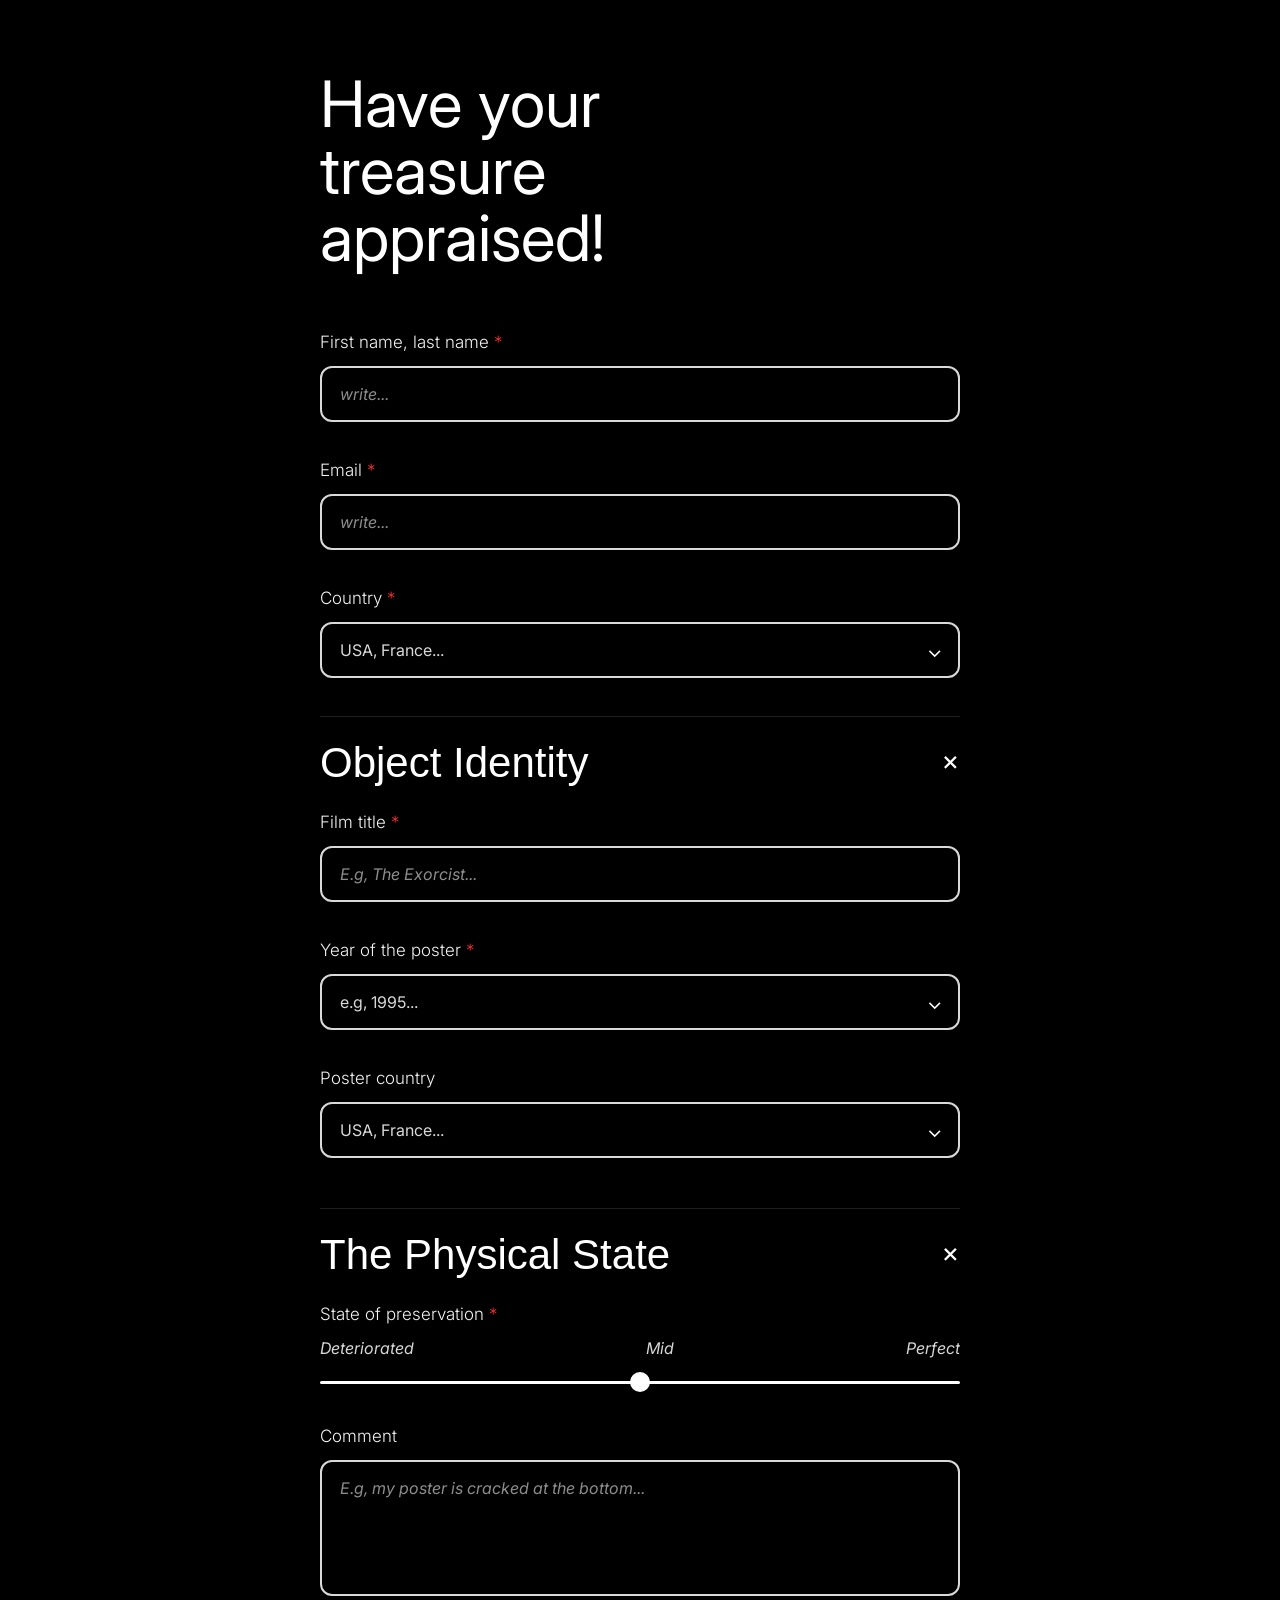
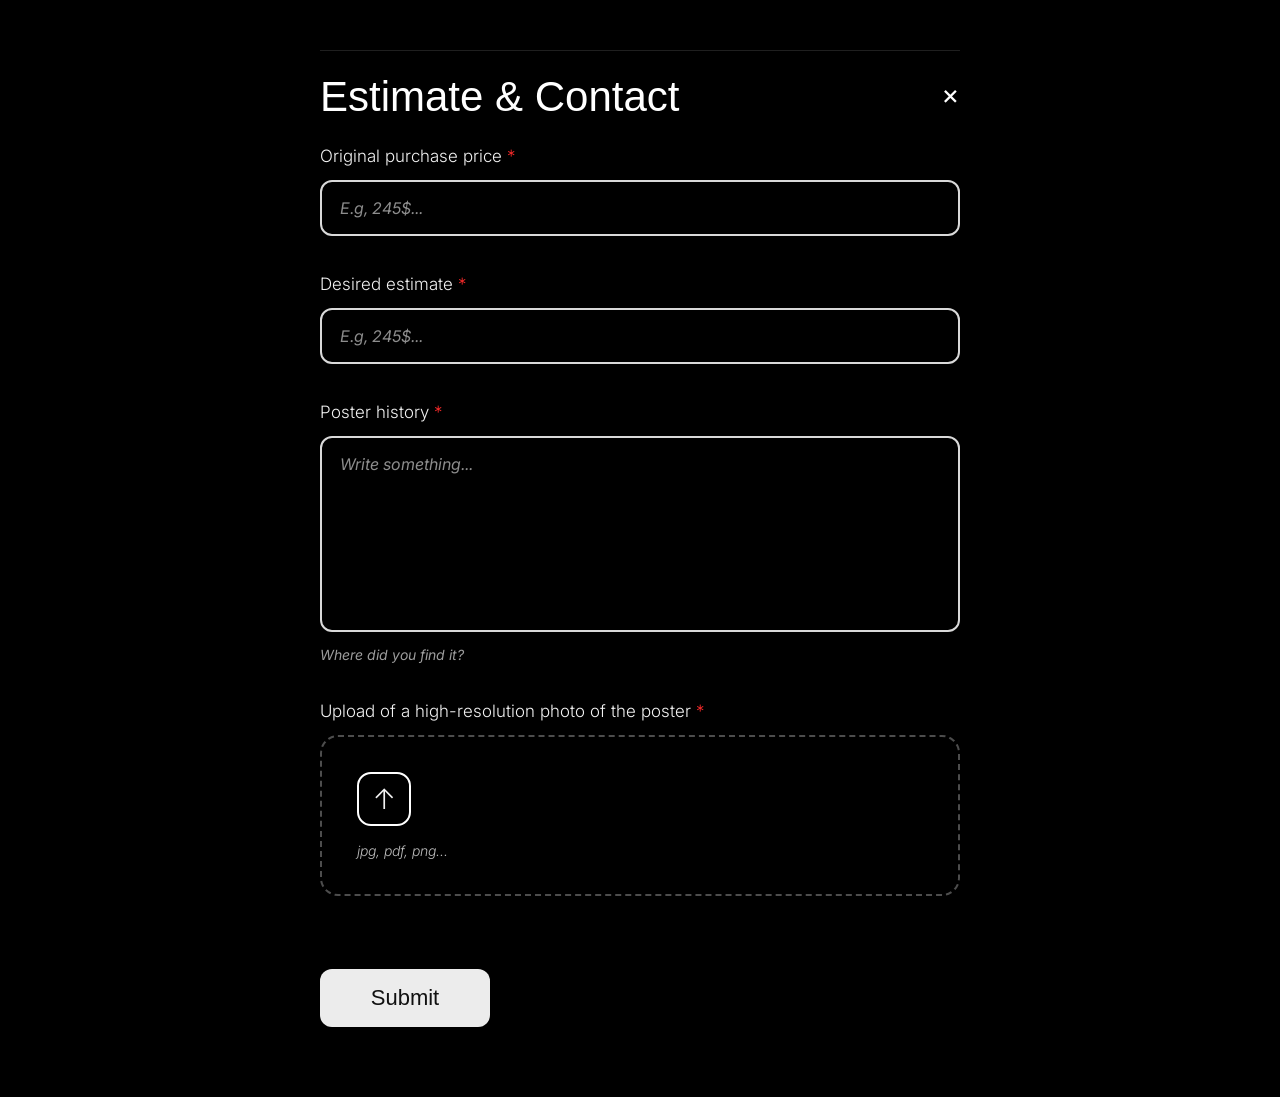
<file: index.html>
<!doctype html>
<html lang="fr">
  <head>
    <meta charset="UTF-8" />
    <meta name="viewport" content="width=device-width, initial-scale=1.0" />
    <title>Treasure Appraisal Form</title>

    <link rel="stylesheet" href="style.css" />

    <link rel="preconnect" href="https://fonts.googleapis.com" />
    <link rel="preconnect" href="https://fonts.gstatic.com" crossorigin />
    <link
      href="https://fonts.googleapis.com/css2?family=Inter:wght@300;400;500;600&display=swap"
      rel="stylesheet"
    />
  </head>

  <body>
    <div class="container">
      <h1>Have your treasure appraised!</h1>

      <form class="appraisal-form" id="appraisalForm"></form>
      <div class="form-group">
        <label>First name, last name <span>*</span></label>
        <input type="text" placeholder="write..." required />
      </div>

      <div class="form-group">
        <label>Email <span>*</span></label>
        <input type="email" placeholder="write..." required />
      </div>

      <div class="form-group">
        <label>Country <span>*</span></label>

        <div class="select-wrapper">
          <select required>
            <option value="">USA, France...</option>
            <option>France</option>
            <option>USA</option>
            <option>Canada</option>
            <option>Germany</option>
            <option>Italy</option>
            <option>Others</option>
          </select>
        </div>
      </div>

      <div class="accordion active">
        <button type="button" class="accordion-header">
          <span>Object Identity</span>
          <span class="accordion-icon">+</span>
        </button>

        <div class="accordion-content">
          <div class="form-group">
            <label>Film title <span>*</span></label>
            <input type="text" placeholder="E.g, The Exorcist..." required />
          </div>

          <div class="form-group">
            <label>Year of the poster <span>*</span></label>

            <div class="select-wrapper">
              <select required>
                <option value="">e.g, 1995...</option>

                <script>
                  for (let year = 2025; year >= 1900; year--) {
                    document.write(`<option>${year}</option>`);
                  }
                </script>
              </select>
            </div>
          </div>

          <div class="form-group">
            <label>Poster country</label>

            <div class="select-wrapper">
              <select>
                <option value="">USA, France...</option>
                <option>France</option>
                <option>USA</option>
                <option>Japan</option>
                <option>UK</option>
                <option>Others</option>
              </select>
            </div>
          </div>
        </div>
      </div>

      <div class="accordion active">
        <button type="button" class="accordion-header">
          <span>The Physical State</span>
          <span class="accordion-icon">+</span>
        </button>

        <div class="accordion-content">
          <div class="form-group">
            <label>State of preservation <span>*</span></label>

            <div class="range-labels">
              <span>Deteriorated</span>
              <span>Mid</span>
              <span>Perfect</span>
            </div>

            <input
              type="range"
              min="0"
              max="100"
              value="50"
              class="range-slider"
            />
          </div>

          <div class="form-group">
            <label>Comment</label>

            <textarea
              rows="5"
              placeholder="E.g, my poster is cracked at the bottom..."
            ></textarea>
          </div>
        </div>
      </div>

      <div class="accordion active">
        <button type="button" class="accordion-header">
          <span>Estimate & Contact</span>
          <span class="accordion-icon">+</span>
        </button>

        <div class="accordion-content">
          <div class="form-group">
            <label>Original purchase price <span>*</span></label>
            <input type="text" placeholder="E.g, 245$..." required />
          </div>

          <div class="form-group">
            <label>Desired estimate <span>*</span></label>
            <input type="text" placeholder="E.g, 245$..." required />
          </div>

          <div class="form-group">
            <label>Poster history <span>*</span></label>

            <textarea
              rows="8"
              placeholder="Write something..."
              required
            ></textarea>

            <small>Where did you find it?</small>
          </div>

          <div class="form-group">
            <label>
              Upload of a high-resolution photo of the poster
              <span>*</span>
            </label>

            <label class="upload-box">
              <input type="file" hidden />

              <div class="upload-icon">↑</div>

              <p>jpg, pdf, png...</p>
            </label>
          </div>
        </div>
      </div>
      <form>
        <button type="submit" class="submit-btn">Submit</button>
      </form>
    </div>

    <script>
      const accordions = document.querySelectorAll(".accordion");

      accordions.forEach((accordion) => {
        const header = accordion.querySelector(".accordion-header");

        header.addEventListener("click", () => {
          accordion.classList.toggle("active");
        });
      });

      const form = document.getElementById("appraisalForm");

      form.addEventListener("submit", (e) => {
        e.preventDefault();
        window.location.href = "confirmation.html";
      });
    </script>
  </body>
</html>
</file>
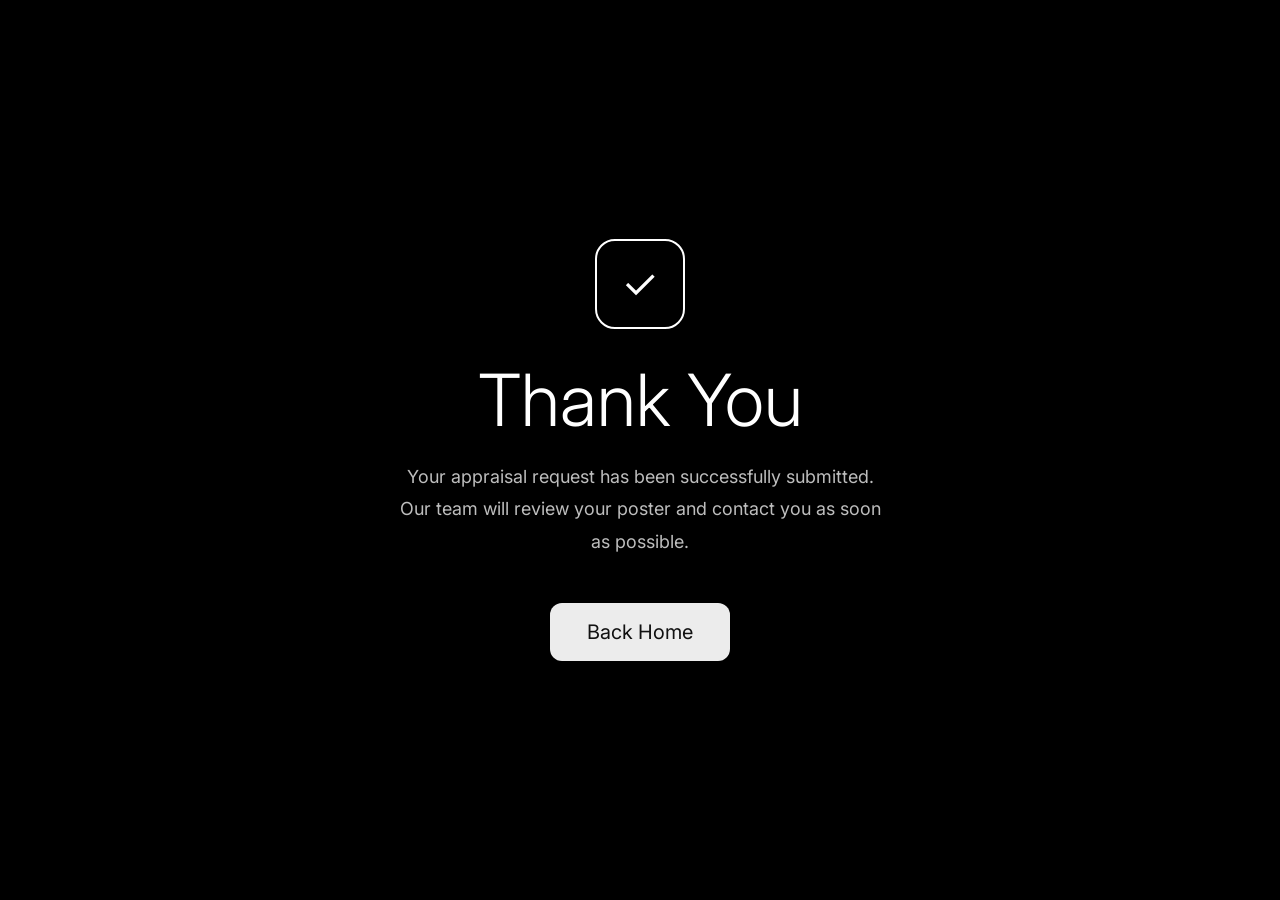
<file: confirmation.html>
<!doctype html>
<html lang="fr">
  <head>
    <meta charset="UTF-8" />
    <meta name="viewport" content="width=device-width, initial-scale=1.0" />
    <title>Confirmation</title>

    <link rel="preconnect" href="https://fonts.googleapis.com" />
    <link rel="preconnect" href="https://fonts.gstatic.com" crossorigin />
    <link
      href="https://fonts.googleapis.com/css2?family=Inter:wght@300;400;500;600&display=swap"
      rel="stylesheet"
    />

    <style>
      * {
        margin: 0;
        padding: 0;
        box-sizing: border-box;
        font-family: "Inter", sans-serif;
      }

      body {
        background: #000;
        color: white;
        min-height: 100vh;
        display: flex;
        align-items: center;
        justify-content: center;
        padding: 30px;
      }

      .confirmation {
        text-align: center;
        max-width: 650px;
      }

      .icon {
        width: 90px;
        height: 90px;
        border: 2px solid white;
        border-radius: 20px;
        display: flex;
        align-items: center;
        justify-content: center;
        font-size: 42px;
        margin: 0 auto 35px;
      }

      h1 {
        font-size: 72px;
        font-weight: 300;
        line-height: 1;
        margin-bottom: 25px;
      }

      p {
        color: #bdbdbd;
        font-size: 18px;
        line-height: 1.8;
        max-width: 500px;
        margin: 0 auto 45px;
      }

      .btn {
        display: inline-flex;
        align-items: center;
        justify-content: center;
        width: 180px;
        height: 58px;
        border-radius: 12px;
        background: #ececec;
        color: #111;
        text-decoration: none;
        font-size: 20px;
        transition: 0.3s;
      }

      .btn:hover {
        background: white;
        transform: translateY(-2px);
      }

      @media (max-width: 768px) {
        h1 {
          font-size: 48px;
        }

        p {
          font-size: 16px;
        }
      }
    </style>
  </head>
  <body>
    <div class="confirmation">
      <div class="icon">✓</div>

      <h1>Thank You</h1>

      <p>
        Your appraisal request has been successfully submitted. Our team will
        review your poster and contact you as soon as possible.
      </p>

      <a href="index.html" class="btn"> Back Home </a>
    </div>
  </body>
</html>
</file>
<file: style.css>
* {
  margin: 0;
  padding: 0;
  box-sizing: border-box;
}

body {
  background: #000;
  color: white;
  font-family: "Inter", sans-serif;
  min-height: 100vh;
}

.container {
  width: 100%;
  max-width: 760px;
  margin: auto;
  padding: 70px 60px;
}

h1 {
  font-size: 64px;
  font-weight: 400;
  line-height: 1.05;
  margin-bottom: 60px;
  max-width: 420px;
}

.appraisal-form {
  width: 100%;
}

.form-group {
  margin-bottom: 38px;
}

label {
  display: block;
  margin-bottom: 14px;
  font-size: 17px;
  font-weight: 300;
  color: #f2f2f2;
}

label span {
  color: #ff2b2b;
}

input,
textarea,
select {
  width: 100%;
  background: transparent;
  border: 2px solid #d9d9d9;
  border-radius: 12px;
  padding: 16px 18px;
  color: white;
  font-size: 16px;
  outline: none;
  transition: 0.25s ease;
  font-family: "Inter", sans-serif;
}

textarea {
  resize: none;
}

input::placeholder,
textarea::placeholder {
  color: #8d8d8d;
  font-style: italic;
}

input:focus,
textarea:focus,
select:focus {
  border-color: white;
  box-shadow: 0 0 0 3px rgba(255, 255, 255, 0.08);
}

.select-wrapper {
  position: relative;
}

.select-wrapper::after {
  content: "⌄";
  position: absolute;
  right: 18px;
  top: 50%;
  transform: translateY(-50%);
  pointer-events: none;
  color: white;
  font-size: 20px;
}

select {
  appearance: none;
  cursor: pointer;
  color: #d8d8d8;
}

.accordion {
  border-top: 1px solid rgba(255, 255, 255, 0.12);
  padding-top: 22px;
  margin-top: 12px;
}

.accordion-header {
  width: 100%;
  display: flex;
  justify-content: space-between;
  align-items: center;
  background: none;
  border: none;
  color: white;
  cursor: pointer;
  padding-bottom: 25px;
}

.accordion-header span:first-child {
  font-size: 42px;
  font-weight: 300;
}

.accordion-icon {
  font-size: 32px;
  transition: 0.3s;
}

.accordion.active .accordion-icon {
  transform: rotate(45deg);
}

.accordion-content {
  max-height: 0;
  overflow: hidden;
  transition: max-height 0.5s ease;
}

.accordion.active .accordion-content {
  max-height: 2000px;
}

.range-labels {
  display: flex;
  justify-content: space-between;
  margin-bottom: 10px;
  color: #d7d7d7;
  font-style: italic;
  font-size: 16px;
}

.range-slider {
  appearance: none;
  height: 3px;
  background: white;
  border: none;
  border-radius: 10px;
  padding: 0;
}

.range-slider::-webkit-slider-thumb {
  appearance: none;
  width: 20px;
  height: 20px;
  border-radius: 50%;
  background: white;
  cursor: pointer;
  border: none;
}

.range-slider::-moz-range-thumb {
  width: 20px;
  height: 20px;
  border-radius: 50%;
  background: white;
  cursor: pointer;
  border: none;
}

small {
  display: block;
  margin-top: 10px;
  color: #9d9d9d;
  font-size: 14px;
  font-style: italic;
}

.upload-box {
  border: 2px dashed rgba(255, 255, 255, 0.3);
  border-radius: 18px;
  padding: 35px;
  display: flex;
  flex-direction: column;
  align-items: flex-start;
  gap: 16px;
  cursor: pointer;
  transition: 0.3s;
}

.upload-box:hover {
  border-color: white;
  background: rgba(255, 255, 255, 0.03);
}

.upload-icon {
  width: 54px;
  height: 54px;
  border: 2px solid white;
  border-radius: 14px;
  display: flex;
  align-items: center;
  justify-content: center;
  font-size: 28px;
}

.upload-box p {
  color: #bdbdbd;
  font-size: 14px;
  font-style: italic;
}

.submit-btn {
  margin-top: 35px;
  width: 170px;
  height: 58px;
  border: none;
  border-radius: 12px;
  background: #ececec;
  color: #111;
  font-size: 22px;
  cursor: pointer;
  transition: 0.25s;
}

.submit-btn:hover {
  background: white;
  transform: translateY(-2px);
}

@media (max-width: 768px) {
  .container {
    padding: 40px 22px;
  }

  h1 {
    font-size: 46px;
  }

  .accordion-header span:first-child {
    font-size: 30px;
  }
}
</file>
